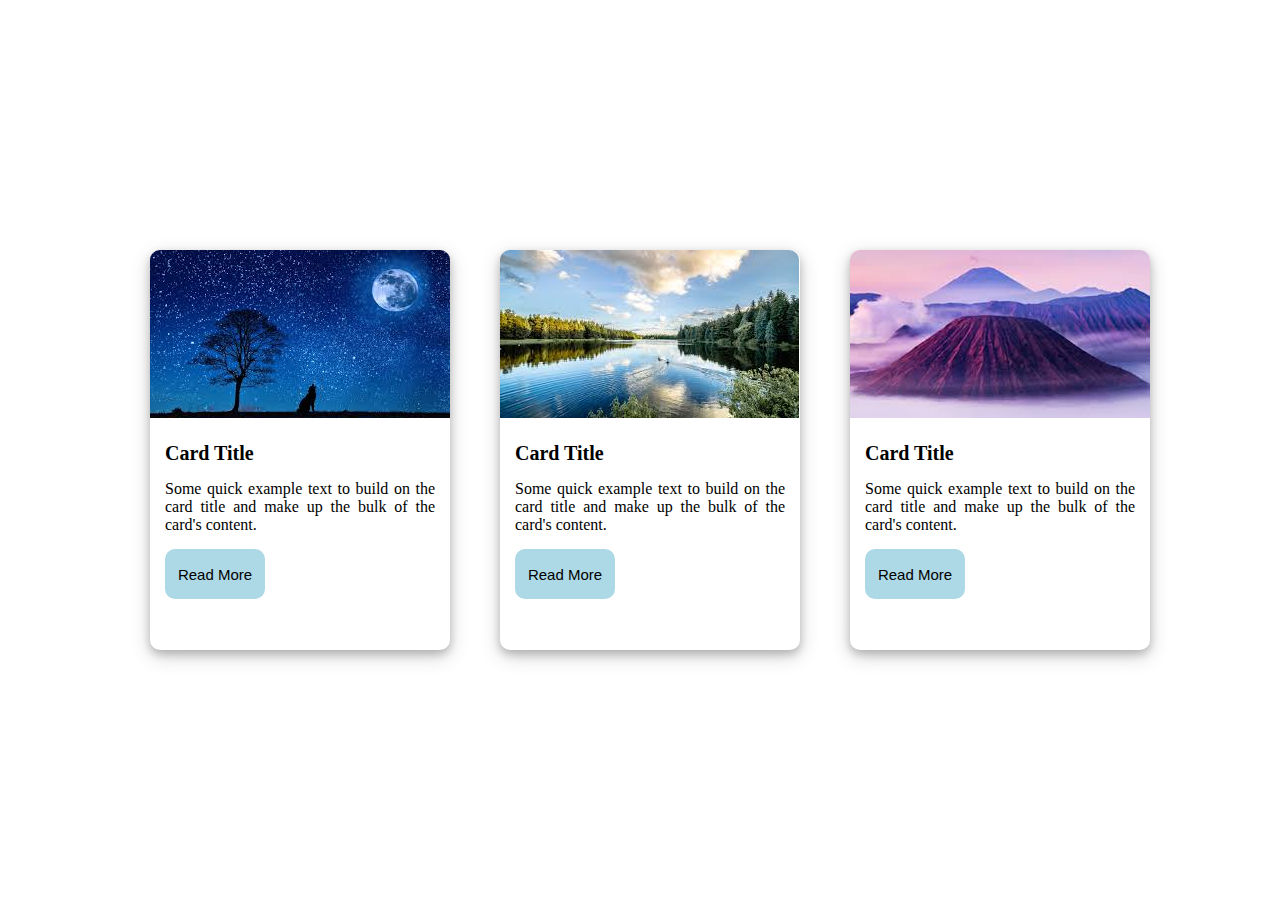
<file: chapter 13/index.html>
<!DOCTYPE html>
<html lang="en">

<head>
    <meta charset="UTF-8">
    <meta name="viewport" content="width=device-width, initial-scale=1.0">
    <title>Assignment Chapter 13</title>
    <style>
        *{
            margin: 0px;
            padding:0px;
        }
        .cover{
            display: flex;
            margin-left:100px ;
            margin-top: 200px;

        }

        .div1 {
            height: 400px;
            width: 300px;
            
            border-radius: 10px;
            margin-top: 50px;
            margin-left: 50px;
           box-shadow:0 4px 8px 0 rgba(0, 0, 0, 0.2), 0 6px 20px 0 rgba(0, 0, 0, 0.19);;

        }
        div h4{
            margin-left: 15px;
            font-size: 20px;
            padding-top: 20px;
        }
        div p{
            text-align: justify;
            margin-left: 15px;
            margin-right: 15px;
            margin-top: 15px;
        }
        div input{
            
            margin-left: 15px;
            background-color:lightblue;
            width: 100px;
            height: 50px;
            border: none ;
            outline: none;
            cursor: pointer;
            margin: 15px;
            border-radius: 10px;
            font-size:15px;
            
            
        }
        div img{
            border-radius: 10px 10px 0px 0px;
        }
       
    </style>
</head>

<body>
    <div class="cover">
    <div class="div1">
        <img src="image/im1.jpg" />
        <div>
          
            <h4>Card Title</h4>
            <p>
                Some quick example text to build on the card title and make up the bulk of the card's content.
            </p>
            <input type="button" name="btn" value="Read More" />
        </div>

    </div>
    <div class="div1">
        <img src="image/im3.jpg" />
        <div>
          
            <h4>Card Title</h4>
            <p>
                Some quick example text to build on the card title and make up the bulk of the card's content.
            </p>
            <input type="button" name="btn" value="Read More" />
        </div>

    </div>
    <div class="div1">
        <img src="image/im2.jpg" />
        <div>
          
            <h4>Card Title</h4>
            <p>
                Some quick example text to build on the card title and make up the bulk of the card's content.
            </p>
            <input type="button" name="btn" value="Read More" />
        </div>

    </div>
    </div>
</body>

</html>
</file>
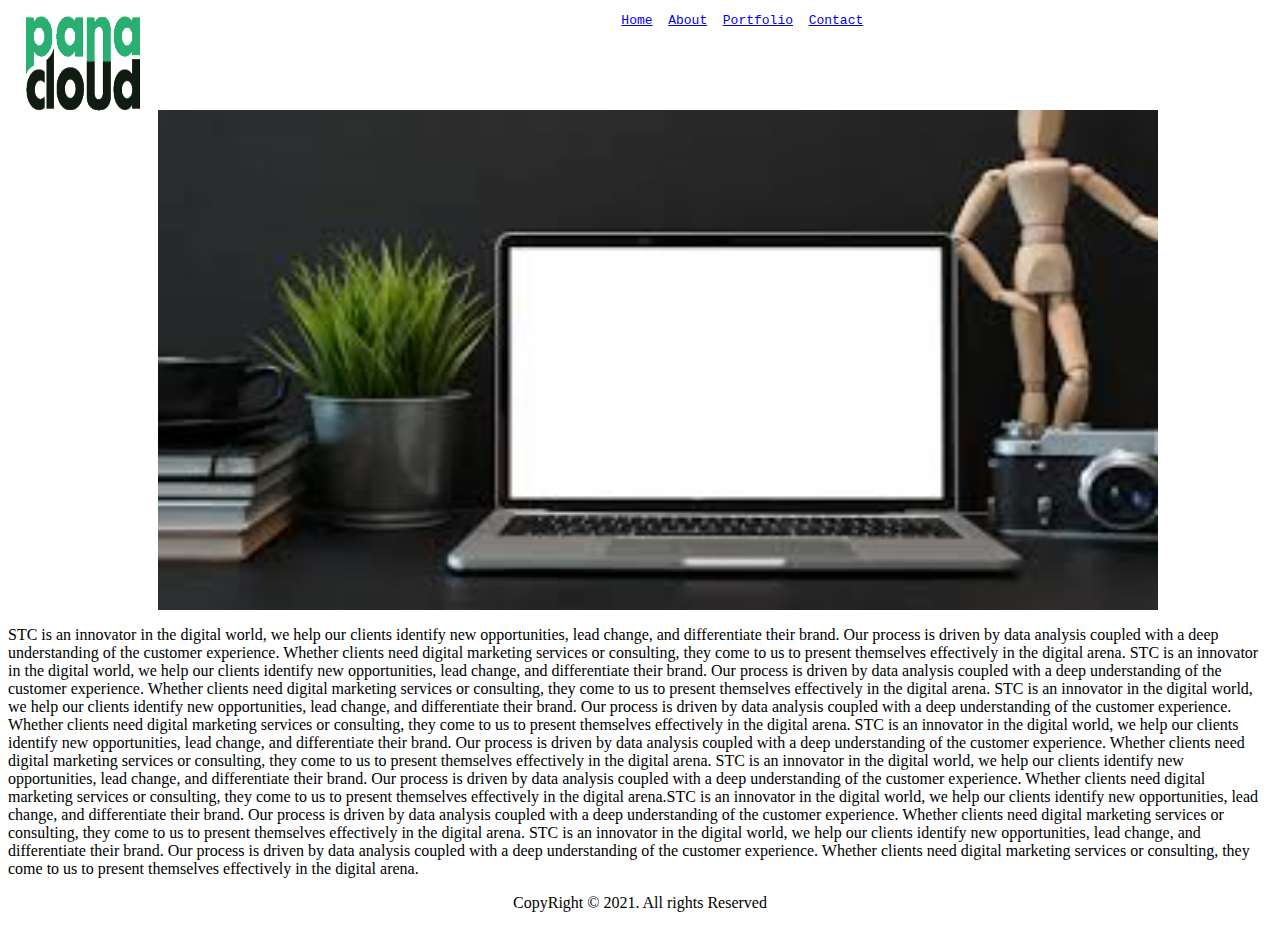
<file: final html project/index.html>
<!DOCTYPE html>
<html lang="en">

<head>
    <meta charset="UTF-8">
    <meta name="viewport" content="width=device-width, initial-scale=1.0">
    <title>Final HTML Project</title>
</head>

<body>

    <div>
        <nav>
            <a href="#"><img src="pics/6.png" height="100" width="150" align="left"> </a>
            <pre align="middle">
        <a href="#">Home</a>  <a href="about.html">About</a>  <a href="portfolio.html">Portfolio</a>  <a href="contact.html">Contact</a> 
       </pre>

        </nav>
    </div>
    <br /><br /><br />
    <div>
        <img src="pics/7.jpg" width="1000" height="500" align="center"></img>
    </div>
    <div>
        <p>
            STC is an innovator in the digital world, we help our clients identify new opportunities, lead change, and
            differentiate their brand. Our process is driven by data analysis coupled with a deep understanding of the
            customer experience. Whether clients need digital marketing services or consulting, they come to us to
            present themselves effectively in the digital arena.
            STC is an innovator in the digital world, we help our clients identify new opportunities, lead change, and
            differentiate their brand. Our process is driven by data analysis coupled with a deep understanding of the
            customer experience. Whether clients need digital marketing services or consulting, they come to us to
            present themselves effectively in the digital arena.
            STC is an innovator in the digital world, we help our clients identify new opportunities, lead change, and
            differentiate their brand. Our process is driven by data analysis coupled with a deep understanding of the
            customer experience. Whether clients need digital marketing services or consulting, they come to us to
            present themselves effectively in the digital arena.
            STC is an innovator in the digital world, we help our clients identify new opportunities, lead change, and
            differentiate their brand. Our process is driven by data analysis coupled with a deep understanding of the
            customer experience. Whether clients need digital marketing services or consulting, they come to us to
            present themselves effectively in the digital arena.
            STC is an innovator in the digital world, we help our clients identify new opportunities, lead change, and
            differentiate their brand. Our process is driven by data analysis coupled with a deep understanding of the
            customer experience. Whether clients need digital marketing services or consulting, they come to us to
            present themselves effectively in the digital arena.STC is an innovator in the digital world, we help our clients identify new opportunities, lead change, and
            differentiate their brand. Our process is driven by data analysis coupled with a deep understanding of the
            customer experience. Whether clients need digital marketing services or consulting, they come to us to
            present themselves effectively in the digital arena.
            STC is an innovator in the digital world, we help our clients identify new opportunities, lead change, and
            differentiate their brand. Our process is driven by data analysis coupled with a deep understanding of the
            customer experience. Whether clients need digital marketing services or consulting, they come to us to
            present themselves effectively in the digital arena.

        </p>
    </div>
    
    <div align="center">
        <p>
            CopyRight &copy; 2021. All rights Reserved
        </p>
    </div>

</body>

</html>
</file>
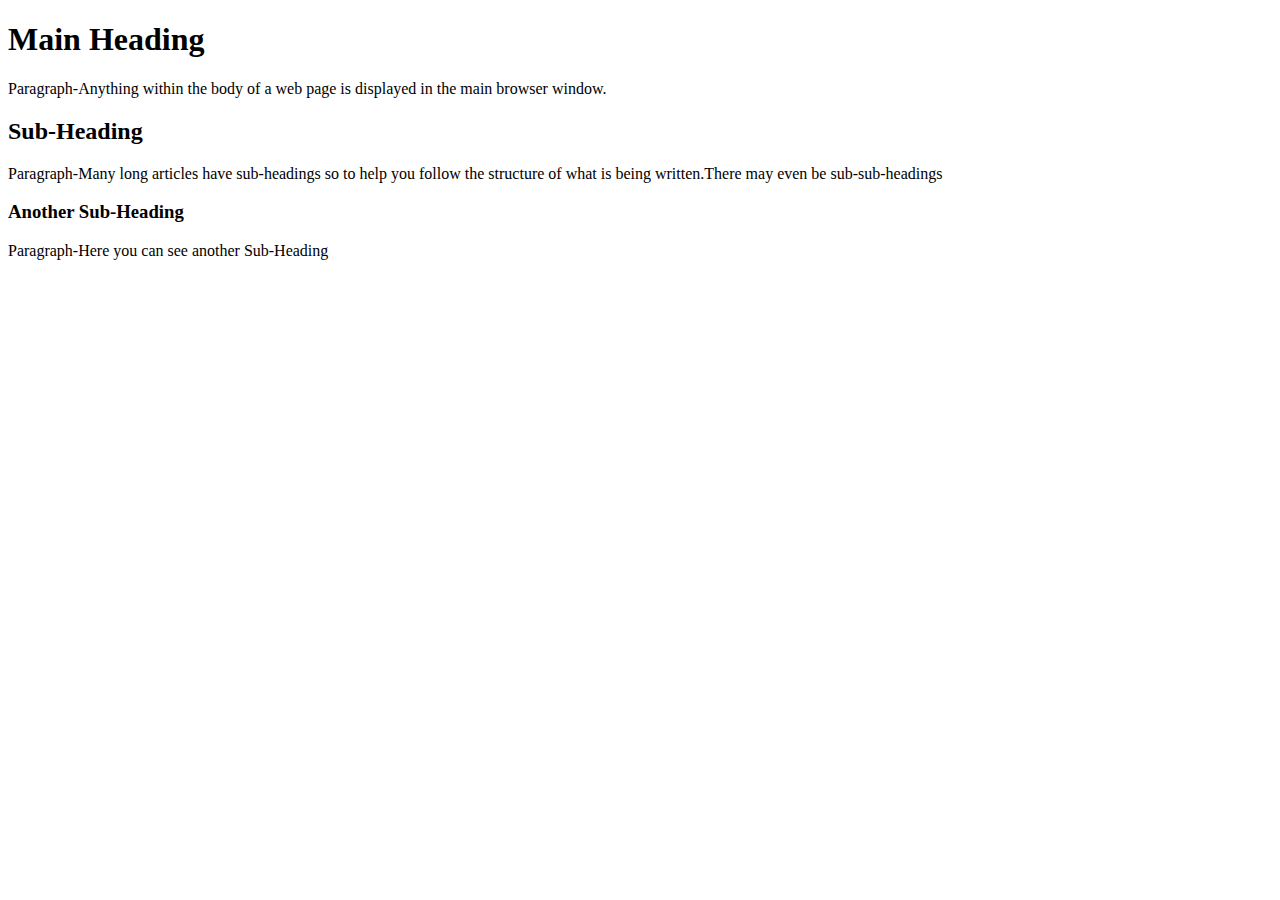
<file: assignment1.html>
<!DOCTYPE html>
<html lang="en">
<head>
    <meta charset="UTF-8">
    <meta name="viewport" content="width=device-width, initial-scale=1.0">
    <title>Assignment No : 01</title>
</head>
<body>
    <!-- Main Heading -->
    <h1>Main Heading</h1>
    <p>Paragraph-Anything within the body of a web page is displayed in the main browser window.</p>
    <h2>Sub-Heading</h2>
    <p>Paragraph-Many long articles have sub-headings so to help you follow the structure of what is being written.There may even be sub-sub-headings</p>
    <h3>Another Sub-Heading</h3>
    <p>Paragraph-Here you can see another Sub-Heading</p>
</body>
</html>
</file>
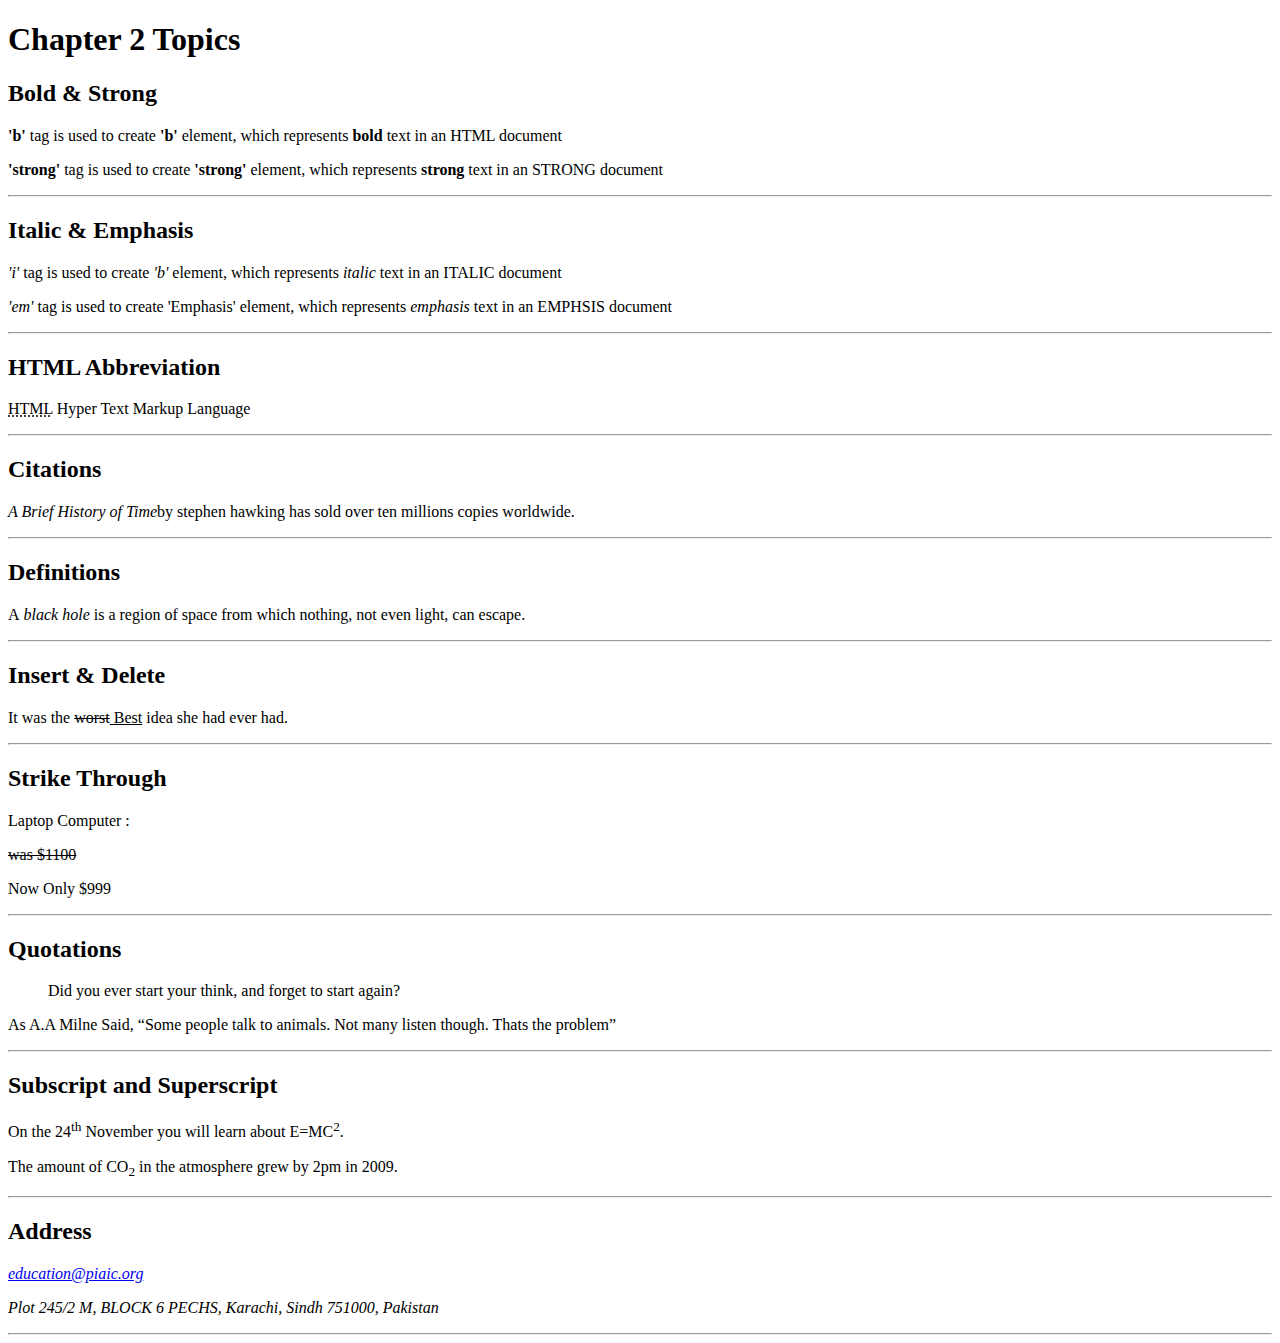
<file: assignment2.html>
<!DOCTYPE html>
<html lang="en">

<head>
    <meta charset="UTF-8">
    <meta name="viewport" content="width=device-width, initial-scale=1.0">
    <title>Chapter2Assignment</title>
</head>

<body>
    <h1>Chapter 2 Topics</h1>
    <h2>Bold & Strong</h2>
    <p><b>'b'</b> tag is used to create <b>'b'</b> element, which represents<b> bold</b> text in an HTML document</p>
    <p><strong>'strong'</strong> tag is used to create <strong>'strong'</strong> element, which represents
        <strong>strong</strong> text in an STRONG document
    </p>
    <hr />
    <h2>Italic & Emphasis</h2>
    <p><i>'i'</i> tag is used to create <i>'b'</i> element, which represents<i> italic</i> text in an ITALIC document
    </p>
    <p><em>'em'</em> tag is used to create <sem>'Emphasis'</em> element, which represents <em>emphasis</em>
            text in an EMPHSIS document</p>
    <hr />

    <h2>HTML Abbreviation</h2>
    <p><abbr title="Hyper Text Markup Language">HTML</abbr> Hyper Text Markup Language </p>
    <hr />

    <h2>Citations</h2>
    <p><cite>A Brief History of Time</cite>by stephen hawking has sold over ten millions copies worldwide.</p>
    <hr />
    <h2>Definitions</h2>
    <p>A<dfn> black hole </dfn> is a region of space from which nothing, not even light, can escape.</p>
    <hr />

    <h2>Insert & Delete</h2>
    <p>It was the <del>worst</del><ins> Best</ins> idea she had ever had.</p>
    <hr />

    <h2>Strike Through</h2>
    <p>Laptop Computer :</p>
    <p><s>was $1100</s></p>
    <p>Now Only $999</p>
    <hr />
    <h2>Quotations</h2>
    <blockquote cite="https://www.wikipedia.org/">
        <p>Did you ever start your think, and forget to start again?</p>
    </blockquote>
    <p>As A.A Milne Said, <q>Some people talk to animals. Not many listen though. Thats the problem</q></p>

    <hr />

    <h2>Subscript and Superscript</h2>
    <p>On the 24<sup>th</sup> November you will learn about E=MC<sup>2</sup>.</p>
    <p>The amount of CO<sub>2</sub> in the atmosphere grew by 2pm in 2009.</p>

    <hr />

    <h2>Address</h2>
    <address>
        <p>
            <a href="mailto:education@piaic.org">education@piaic.org</a>
        </p>
        <p>Plot 245/2 M, BLOCK 6 PECHS, Karachi, Sindh 751000, Pakistan</p>
    </address>
    <hr />
</body>

</html>
</file>
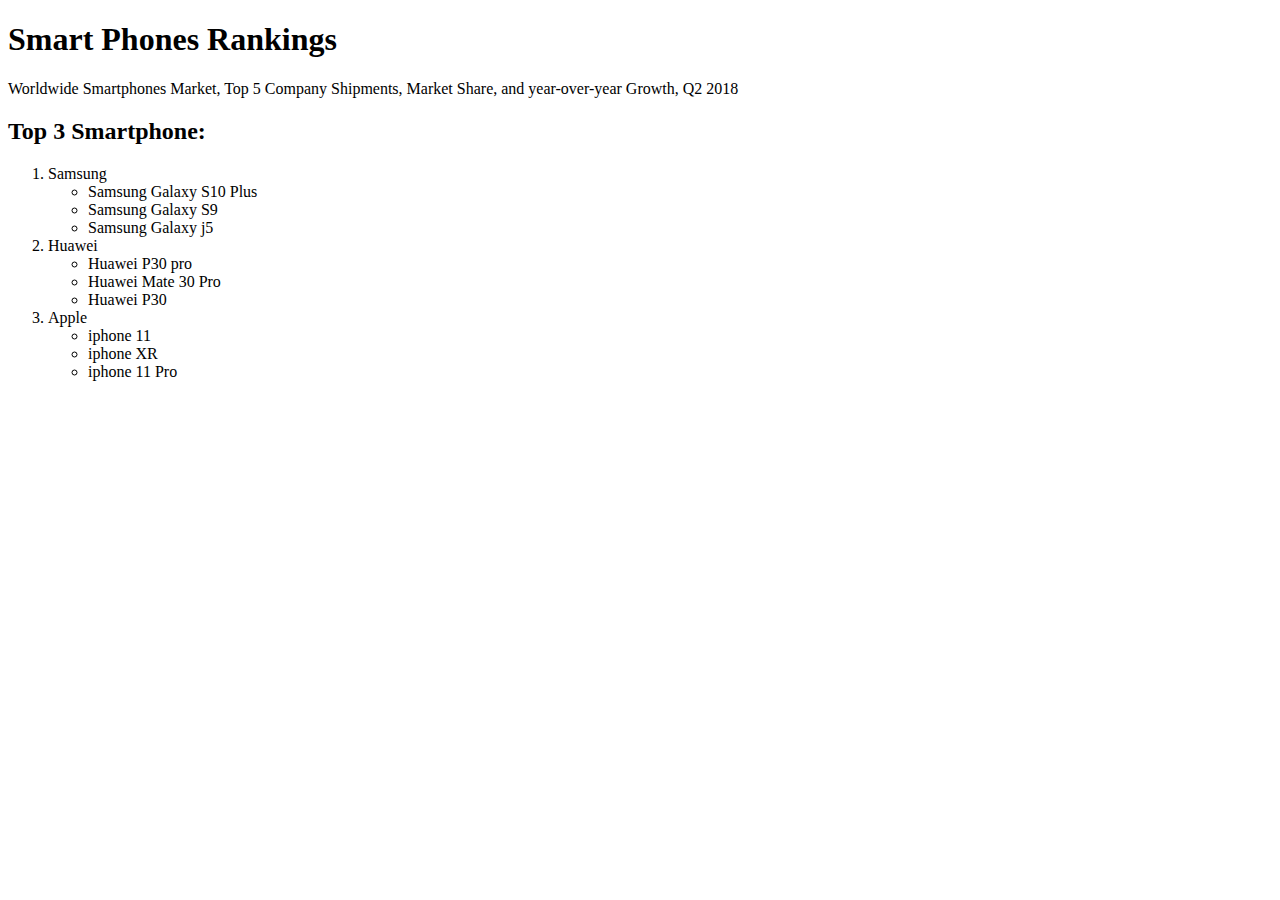
<file: assignment3.html>
<!DOCTYPE html>
<html lang="en">

<head>
    <meta charset="UTF-8">
    <meta name="viewport" content="width=device-width, initial-scale=1.0">
    <title>Assignment No: 03</title>
</head>

<body>
    <h1>Smart Phones Rankings</h1>
    <p>Worldwide Smartphones Market, Top 5 Company Shipments, Market Share, and year-over-year Growth, Q2 2018</p>
<h2>Top 3 Smartphone:</h2>
<ol type="1">
    <li>Samsung</li>
    <ul>
        <li>Samsung Galaxy S10 Plus</li>
        <li>Samsung Galaxy S9</li>
        <li>Samsung Galaxy j5</li>
    </ul>
    <li>Huawei</li>
    <ul>
        <li>Huawei P30 pro</li>
        <li>Huawei Mate 30 Pro</li>
        <li>Huawei P30</li>
    </ul>
    <li>Apple</li>
    <ul>
        <li>iphone 11</li>
        <li>iphone XR</li>
        <li>iphone 11 Pro</li>
    </ul>
</ol>
</body>
</html>
</file>
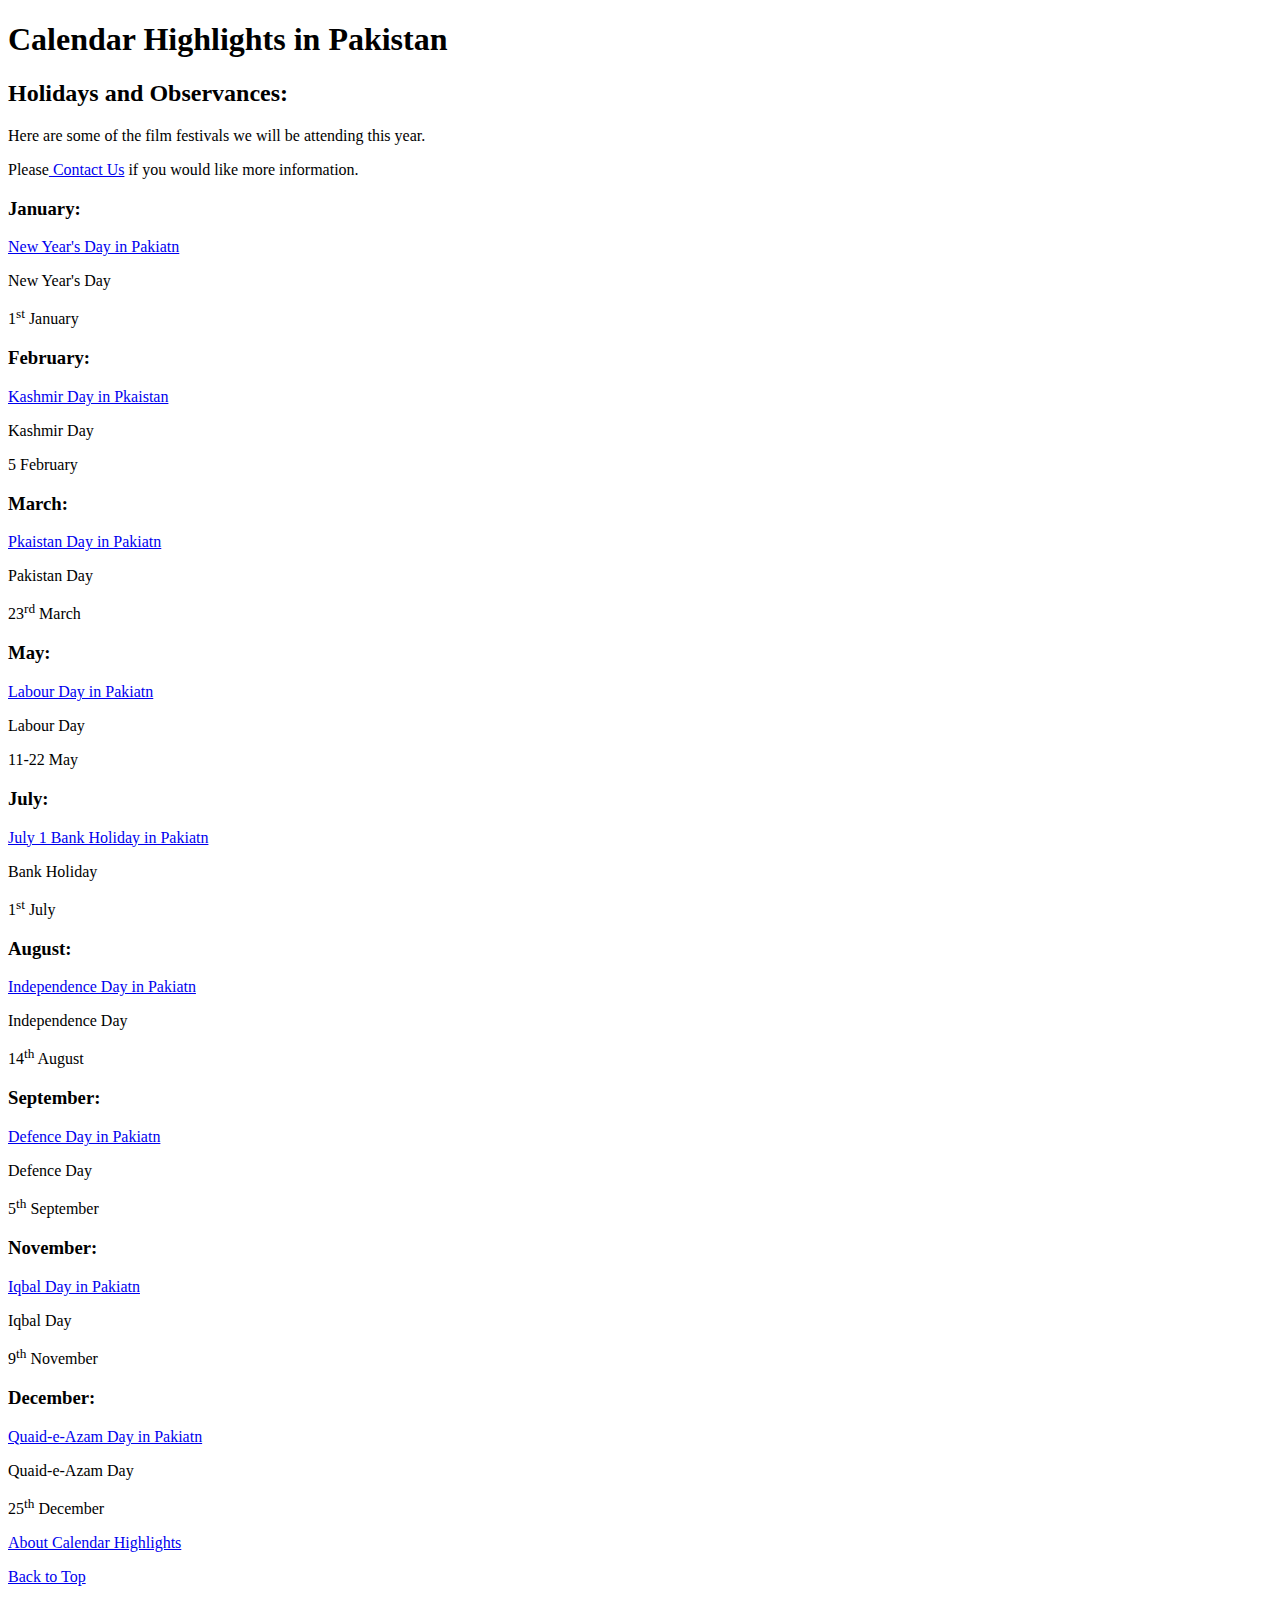
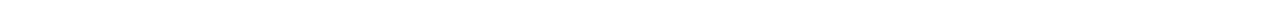
<file: assignment4a.html>
<!DOCTYPE html>
<html lang="en">

<head>
    <meta charset="UTF-8">
    <meta name="viewport" content="width=device-width, initial-scale=1.0">
    <title>Assignment No : 04 a</title>
</head>

<body bg-color="red">
    <h1 id="top">Calendar Highlights in Pakistan</h1>
    <h2>Holidays and Observances:</h2>
    <p>Here are some of the film festivals we will be attending this year. </p>
    <p>Please<a href="#"> Contact Us</a> if you would like more information.</p>
    <h3>January:</h3>
    <p><a href="#">New Year's Day in Pakiatn</a></p>
    <p>New Year's Day</p>
    <p>1<sup>st</sup> January</p>

    <h3>February:</h3>
    <p><a href="#">Kashmir Day in Pkaistan</a></p>
    <p>Kashmir Day</p>
    <p>5 February</p>

    <h3>March:</h3>
    <p><a href="#">Pkaistan Day in Pakiatn</a></p>
    <p>Pakistan Day</p>
    <p>23<sup>rd</sup> March</p>


    <h3>May:</h3>
    <p><a href="#">Labour Day in Pakiatn</a></p>
    <p>Labour Day</p>
    <p>11-22 May</p>

    <h3>July:</h3>
    <p><a href="#">July 1 Bank Holiday in Pakiatn</a></p>
    <p>Bank Holiday</p>
    <p>1<sup>st</sup> July</p>


    <h3>August:</h3>
    <p><a href="#">Independence Day in Pakiatn</a></p>
    <p>Independence Day</p>
    <p>14<sup>th</sup> August</p>

    <h3>September:</h3>
    <p><a href="#">Defence Day in Pakiatn</a></p>
    <p>Defence Day</p>
    <p>5<sup>th</sup> September</p>

    <h3>November:</h3>
    <p><a href="#">Iqbal Day in Pakiatn</a></p>
    <p>Iqbal Day</p>
    <p>9<sup>th</sup> November</p>

    <h3>December:</h3>
    <p><a href="#">Quaid-e-Azam Day in Pakiatn</a></p>
    <p>Quaid-e-Azam Day</p>
    <p>25<sup>th</sup> December</p>
    
    <p><a href="#">About Calendar Highlights</a></p>
    <p><a href="#top">Back to Top</a></p>

</body>

</html>
</file>
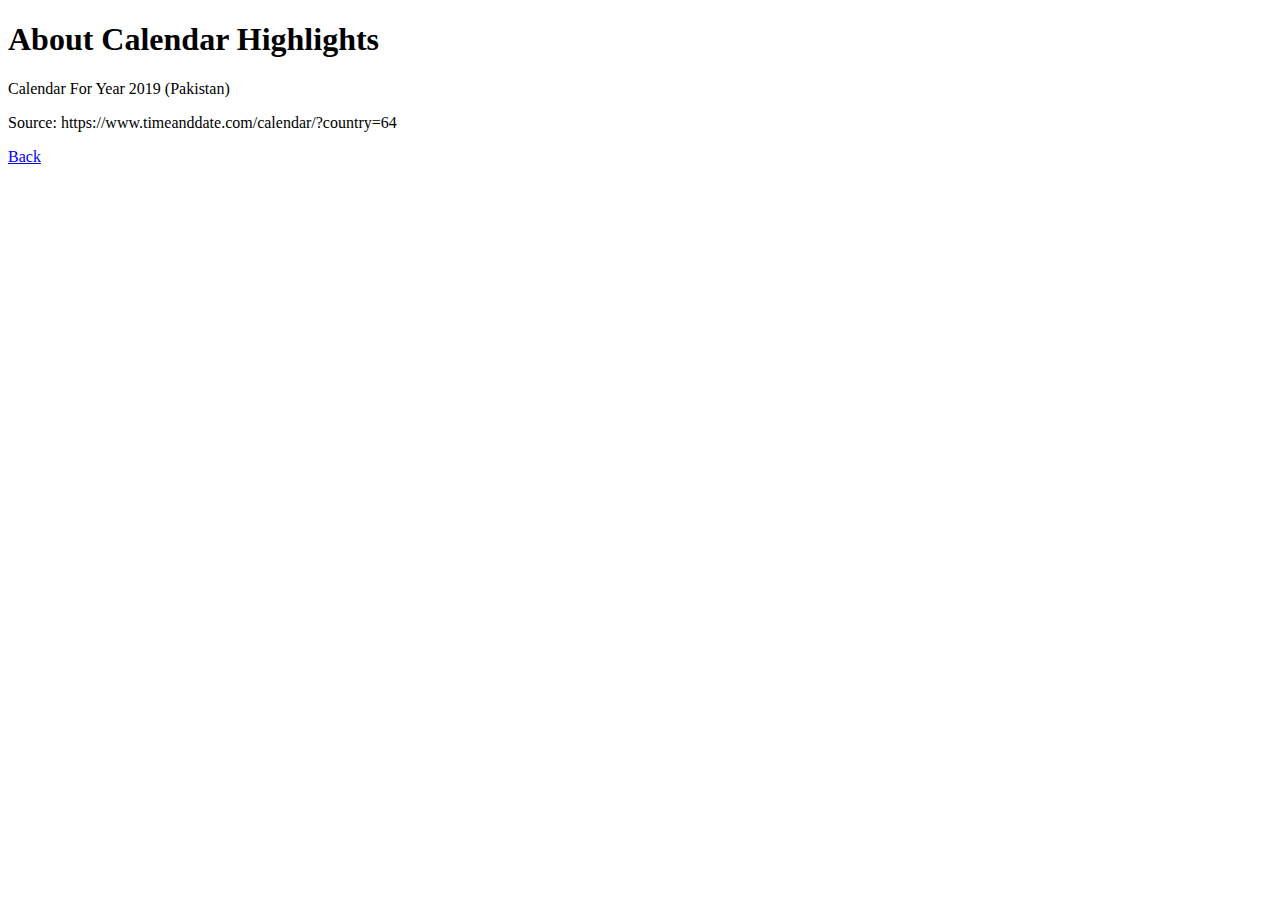
<file: assignment4b.html>
<!DOCTYPE html>
<html lang="en">
<head>
    <meta charset="UTF-8">
    <meta name="viewport" content="width=device-width, initial-scale=1.0">
    <title>Assignment No : 04 b</title>
</head>
<body>
    <h1>About Calendar Highlights</h1>
    <p>Calendar For Year 2019 (Pakistan)</p>
    <p>Source: https://www.timeanddate.com/calendar/?country=64</p>
    <p><a href="assignment4a.html">Back</a></p>
</body>
</html>
</file>
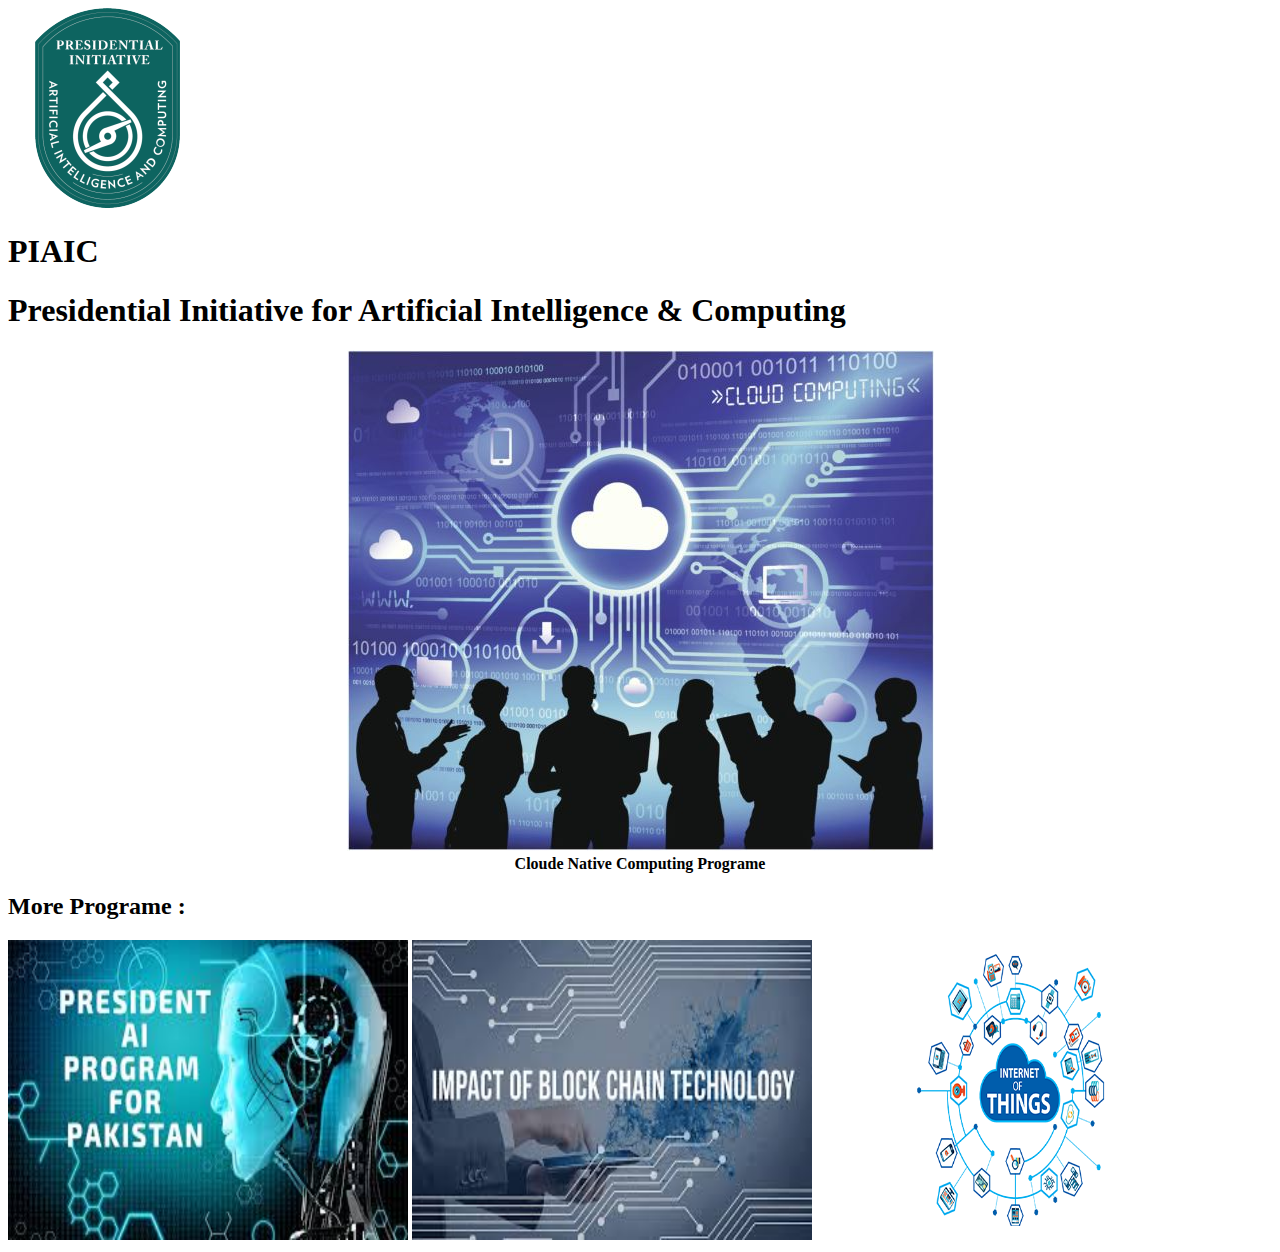
<file: assignment5.html>
<!DOCTYPE html>
<html lang="en">
<head>
    <meta charset="UTF-8">
    <meta name="viewport" content="width=device-width, initial-scale=1.0">
    <title>Assignment No : 05</title>
</head>
<body>
    <img src="image/img1.png" title="PIAIC"></img>
    <h1><b>PIAIC</b></h1>
    <p><h1>Presidential Initiative for Artificial Intelligence & Computing</h1></p>
    <figure align="center">
    <img src="image/img2.JPG" alt="Cloude Native Computing" title="Cloude Native Computing" ></img>
    <figcaption><b>Cloude Native Computing Programe</b></figcaption>
    </figure>

    <h2>More Programe :</h2>
    <img src="image/img3.jpg" alt="Artificial Intelligence" height="300" width="400" title="Artificial Intelligence"></img>
    <img src="image/img4.jpg" alt="Blockchain" height="300" width="400" title="Blockchain"></img>
    <img src="image/img5.png" alt="Internet of Thing" height="300" width="400" title="Internet of Thing"></img>


    
</body>
</html>
</file>
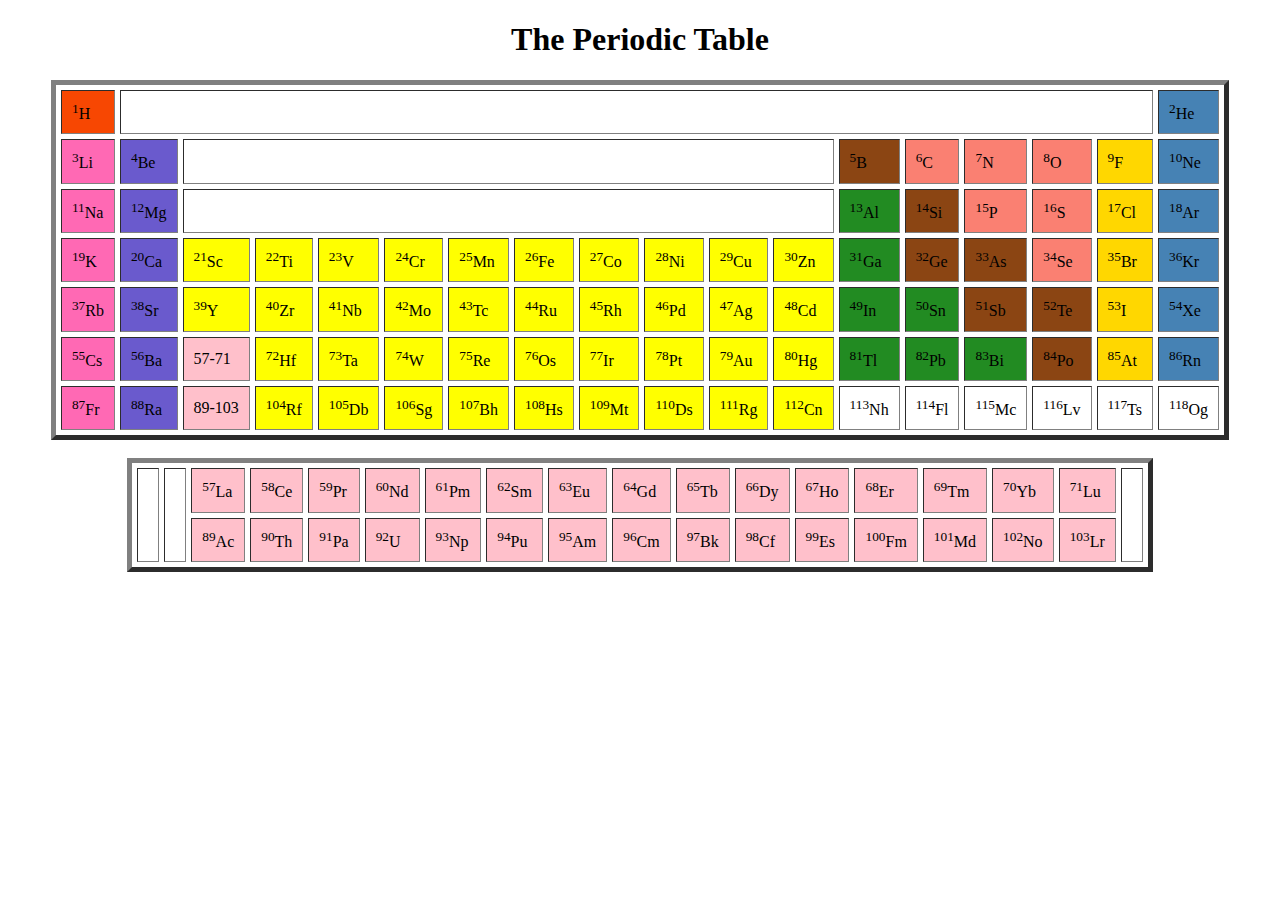
<file: assignment6.html>
<!DOCTYPE html>
<html lang="en">

<head>
    <meta charset="UTF-8">
    <meta name="viewport" content="width=device-width, initial-scale=1.0">
    <title>Assignment No : 06</title>
</head>

<body>
    <div>
        <h1 align="center">The Periodic Table</h1>
        <table border="5" align="center"  cellpadding="10" cellspacing="5">
            <tr>
                <td bgcolor="#f74702"><sup>1</sup>H</td>
                <td colspan="16"></td>
                <td bgcolor="#4682B4"><sup>2</sup>He</td>
            </tr>
            <tr>
                <td bgcolor="#FF69B4"><sup>3</sup>Li</td>
                <td bgcolor="#6A5ACD"><sup>4</sup>Be</td>
                <td colspan="10"></td>
                <td bgcolor="#8B4513"><sup>5</sup>B</td>
                <td bgcolor="#FA8072"><sup>6</sup>C</td>
                <td bgcolor="#FA8072"><sup>7</sup>N</td>
                <td bgcolor="#FA8072"><sup>8</sup>O</td>
                <td bgcolor="#FFD700"><sup>9</sup>F</td>
                <td bgcolor="#4682B4"><sup>10</sup>Ne</td>
            </tr>
            <tr>
                <td bgcolor="#FF69B4"><sup>11</sup>Na</td>
                <td bgcolor="#6A5ACD"><sup>12</sup>Mg</td>
                <td colspan="10"></td>
                <td bgcolor="#228B22"><sup>13</sup>Al</td>
                <td bgcolor="#8B4513"><sup>14</sup>Si</td>
                <td bgcolor="#FA8072"><sup>15</sup>P</td>
                <td bgcolor="#FA8072"><sup>16</sup>S</td>
                <td bgcolor="#FFD700"><sup>17</sup>Cl</td>
                <td bgcolor="#4682B4"><sup>18</sup>Ar</td>
            </tr>
            <tr>
                <td bgcolor="#FF69B4"><sup>19</sup>K</td>
                <td bgcolor="#6A5ACD"><sup>20</sup>Ca</td>
                <td bgcolor="#FFFF00"><sup>21</sup>Sc</td>
                <td bgcolor="#FFFF00"><sup>22</sup>Ti</td>
                <td bgcolor="#FFFF00"><sup>23</sup>V</td>
                <td bgcolor="#FFFF00"><sup>24</sup>Cr</td>
                <td bgcolor="#FFFF00"><sup>25</sup>Mn</td>
                <td bgcolor="#FFFF00"><sup>26</sup>Fe</td>
                <td bgcolor="#FFFF00"><sup>27</sup>Co</td>
                <td bgcolor="#FFFF00"><sup>28</sup>Ni</td>
                <td bgcolor="#FFFF00"><sup>29</sup>Cu</td>
                <td bgcolor="#FFFF00"><sup>30</sup>Zn</td>
                <td bgcolor="#228B22"><sup>31</sup>Ga</td>
                <td bgcolor="#8B4513"><sup>32</sup>Ge</td>
                <td bgcolor="#8B4513"><sup>33</sup>As</td>
                <td bgcolor="#FA8072"><sup>34</sup>Se</td>
                <td bgcolor="#FFD700"><sup>35</sup>Br</td>
                <td bgcolor="#4682B4"><sup>36</sup>Kr</td>
            </tr>
            <tr>
                <td bgcolor="#FF69B4"><sup>37</sup>Rb</td>
                <td bgcolor="#6A5ACD"><sup>38</sup>Sr</td>
                <td bgcolor="#FFFF00"><sup>39</sup>Y</td>
                <td bgcolor="#FFFF00"><sup>40</sup>Zr</td>
                <td bgcolor="#FFFF00"><sup>41</sup>Nb</td>
                <td bgcolor="#FFFF00"><sup>42</sup>Mo</td>
                <td bgcolor="#FFFF00"><sup>43</sup>Tc</td>
                <td bgcolor="#FFFF00"><sup>44</sup>Ru</td>
                <td bgcolor="#FFFF00"><sup>45</sup>Rh</td>
                <td bgcolor="#FFFF00"><sup>46</sup>Pd</td>
                <td bgcolor="#FFFF00"><sup>47</sup>Ag</td>
                <td bgcolor="#FFFF00"><sup>48</sup>Cd</td>
                <td bgcolor="#228B22"><sup>49</sup>In</td>
                <td bgcolor="#228B22"><sup>50</sup>Sn</td>
                <td bgcolor="#8B4513"><sup>51</sup>Sb</td>
                <td bgcolor="#8B4513"><sup>52</sup>Te</td>
                <td bgcolor="#FFD700"><sup>53</sup>I</td>
                <td bgcolor="#4682B4"><sup>54</sup>Xe</td>
            </tr>
            <tr>
                <td bgcolor="#FF69B4"><sup>55</sup>Cs</td>
                <td bgcolor="#6A5ACD"><sup>56</sup>Ba</td>
                <td bgcolor="#FFC0CB">57-71</td>
                <td bgcolor="#FFFF00"><sup>72</sup>Hf</td>
                <td bgcolor="#FFFF00"><sup>73</sup>Ta</td>
                <td bgcolor="#FFFF00"><sup>74</sup>W</td>
                <td bgcolor="#FFFF00"><sup>75</sup>Re</td>
                <td bgcolor="#FFFF00"><sup>76</sup>Os</td>
                <td bgcolor="#FFFF00"><sup>77</sup>Ir</td>
                <td bgcolor="#FFFF00"><sup>78</sup>Pt</td>
                <td bgcolor="#FFFF00"><sup>79</sup>Au</td>
                <td bgcolor="#FFFF00"><sup>80</sup>Hg</td>
                <td bgcolor="#228B22"><sup>81</sup>Tl</td>
                <td bgcolor="#228B22"><sup>82</sup>Pb</td>
                <td bgcolor="#228B22"><sup>83</sup>Bi</td>
                <td bgcolor="#8B4513"><sup>84</sup>Po</td>
                <td bgcolor="#FFD700"><sup>85</sup>At</td>
                <td bgcolor="#4682B4"><sup>86</sup>Rn</td>
            </tr>
            <tr>
                <td bgcolor="#FF69B4"><sup>87</sup>Fr</td>
                <td bgcolor="#6A5ACD"><sup>88</sup>Ra</td>
                <td bgcolor="#FFC0CB">89-103</td>
                <td bgcolor="#FFFF00"><sup>104</sup>Rf</td>
                <td bgcolor="#FFFF00"><sup>105</sup>Db</td>
                <td bgcolor="#FFFF00"><sup>106</sup>Sg</td>
                <td bgcolor="#FFFF00"><sup>107</sup>Bh</td>
                <td bgcolor="#FFFF00"><sup>108</sup>Hs</td>
                <td bgcolor="#FFFF00"><sup>109</sup>Mt</td>
                <td bgcolor="#FFFF00"><sup>110</sup>Ds</td>
                <td bgcolor="#FFFF00"><sup>111</sup>Rg</td>
                <td bgcolor="#FFFF00"><sup>112</sup>Cn</td>
                <td><sup>113</sup>Nh</td>
                <td><sup>114</sup>Fl</td>
                <td><sup>115</sup>Mc</td>
                <td><sup>116</sup>Lv</td>
                <td><sup>117</sup>Ts</td>
                <td><sup>118</sup>Og</td>
            </tr>
        </table>
        <br />

        <table border="5" align="center" cellpadding="10" cellspacing="5">
            <tr>
                <td rowspan="2"><sup></sup></td>
                <td rowspan="2"><sup></sup></td>
                <td bgcolor="#FFC0CB"><sup>57</sup>La</td>
                <td bgcolor="#FFC0CB"><sup>58</sup>Ce</td>
                <td bgcolor="#FFC0CB"><sup>59</sup>Pr</td>
                <td bgcolor="#FFC0CB"><sup>60</sup>Nd</td>
                <td bgcolor="#FFC0CB"><sup>61</sup>Pm</td>
                <td bgcolor="#FFC0CB"><sup>62</sup>Sm</td>
                <td bgcolor="#FFC0CB"><sup>63</sup>Eu</td>
                <td bgcolor="#FFC0CB"><sup>64</sup>Gd</td>
                <td bgcolor="#FFC0CB"><sup>65</sup>Tb</td>
                <td bgcolor="#FFC0CB"><sup>66</sup>Dy</td>
                <td bgcolor="#FFC0CB"><sup>67</sup>Ho</td>
                <td bgcolor="#FFC0CB"><sup>68</sup>Er</td>
                <td bgcolor="#FFC0CB"><sup>69</sup>Tm</td>
                <td bgcolor="#FFC0CB"><sup>70</sup>Yb</td>
                <td bgcolor="#FFC0CB"><sup>71</sup>Lu</td>
                <td rowspan="2"><sup></sup></td>
            </tr>
            <tr>
                <td bgcolor="#FFC0CB"><sup>89</sup>Ac</td>
                <td bgcolor="#FFC0CB"><sup>90</sup>Th</td>
                <td bgcolor="#FFC0CB"><sup>91</sup>Pa</td>
                <td bgcolor="#FFC0CB"><sup>92</sup>U</td>
                <td bgcolor="#FFC0CB"><sup>93</sup>Np</td>
                <td bgcolor="#FFC0CB"><sup>94</sup>Pu</td>
                <td bgcolor="#FFC0CB"><sup>95</sup>Am</td>
                <td bgcolor="#FFC0CB"><sup>96</sup>Cm</td>
                <td bgcolor="#FFC0CB"><sup>97</sup>Bk</td>
                <td bgcolor="#FFC0CB"><sup>98</sup>Cf</td>
                <td bgcolor="#FFC0CB"><sup>99</sup>Es</td>
                <td bgcolor="#FFC0CB"><sup>100</sup>Fm</td>
                <td bgcolor="#FFC0CB"><sup>101</sup>Md</td>
                <td bgcolor="#FFC0CB"><sup>102</sup>No</td>
                <td bgcolor="#FFC0CB"><sup>103</sup>Lr</td>
                
                
            </tr>
        </table>
    </div>

</body>

</html>
</file>
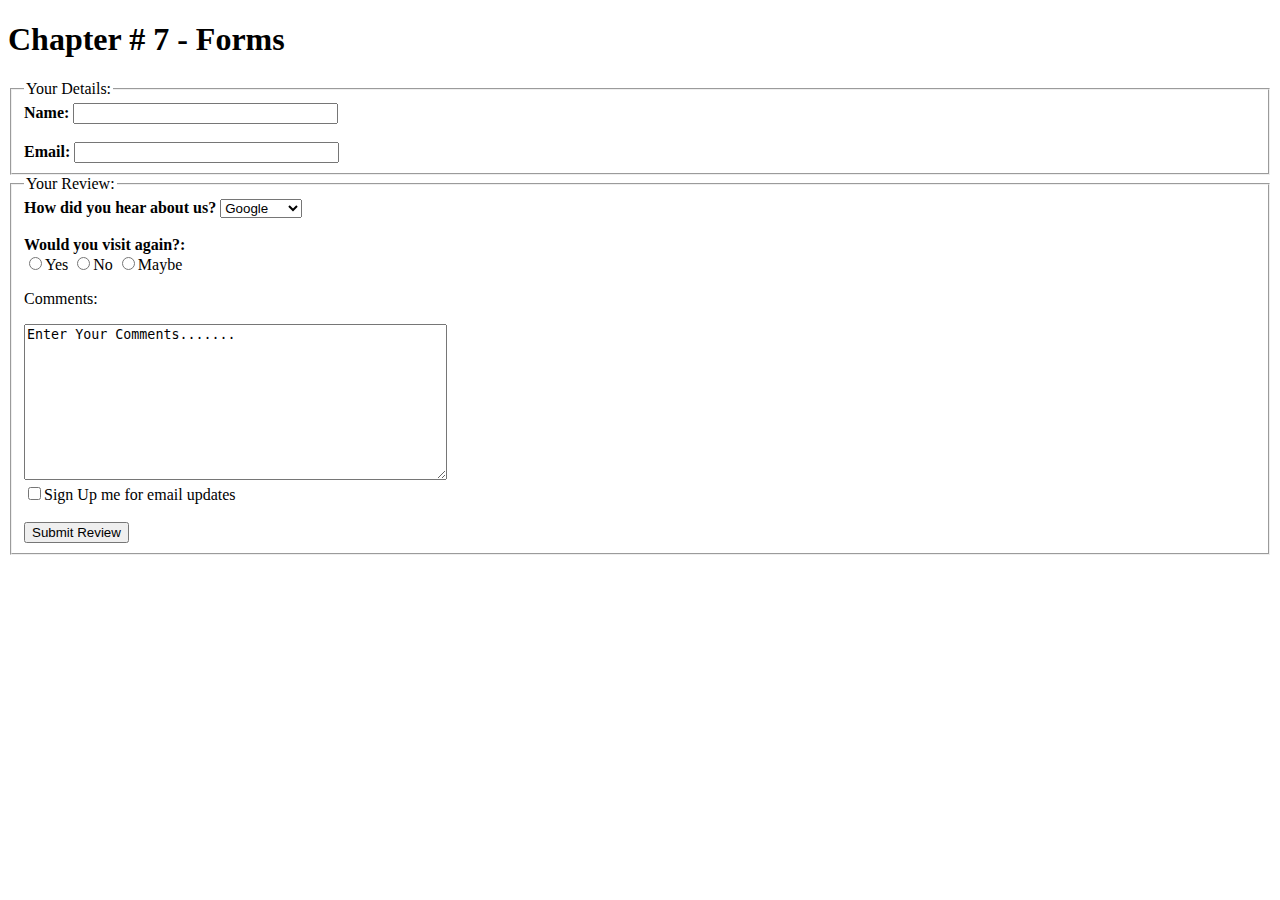
<file: assignment7.html>
<!DOCTYPE html>
<html lang="en">

<head>
    <meta charset="UTF-8">
    <meta name="viewport" content="width=device-width, initial-scale=1.0">
    <title>Assignment No : 07</title>
</head>

<body>
    <h1>Chapter # 7 - Forms</h1>
    <form>
        <fieldset>
            <legend>
                Your Details:
            </legend>
            <label><strong>Name:</strong>

                <input type="text" name="name" size="30" maxlength="30" />
            </label>
            <br />
            <br />
            <label><strong>Email:</strong>
                <input type="email" name="email" size="30" maxlength="30" />
            </label>
        </fieldset>

        <fieldset>
            <legend>
                Your Review:
            </legend>
            <label><strong>How did you hear about us?</strong>
                <select name="social media">
                    <option value="Google">Google</option>
                    <option value="Facebook">Facebook</option>
                    <option value="Youtube">Youtube</option>
                    <option value="Instagram">Instagram</option>
                    <option value="Twitter">Twitter</option>
                </select>

            </label>
            <br />
            <br />
            <label><strong>Would you visit again?:</strong>
                <br />
                <input type="radio" name="visit" value="yes" />Yes
                <input type="radio" name="visit" value="no" />No
                <input type="radio" name="visit" value="maybe" />Maybe
            </label>
            <br />

            <p>Comments:</p>
            <textarea name="comments" rows="10" cols="50">
Enter Your Comments.......
            </textarea>
            <br />
            <input type="checkbox" name="signup" value="signuUp" />Sign Up me for email updates
            <br /><br />
            <input type="submit" name="submit" value="Submit Review" />

        </fieldset>
    </form>
</body>

</html>
</file>
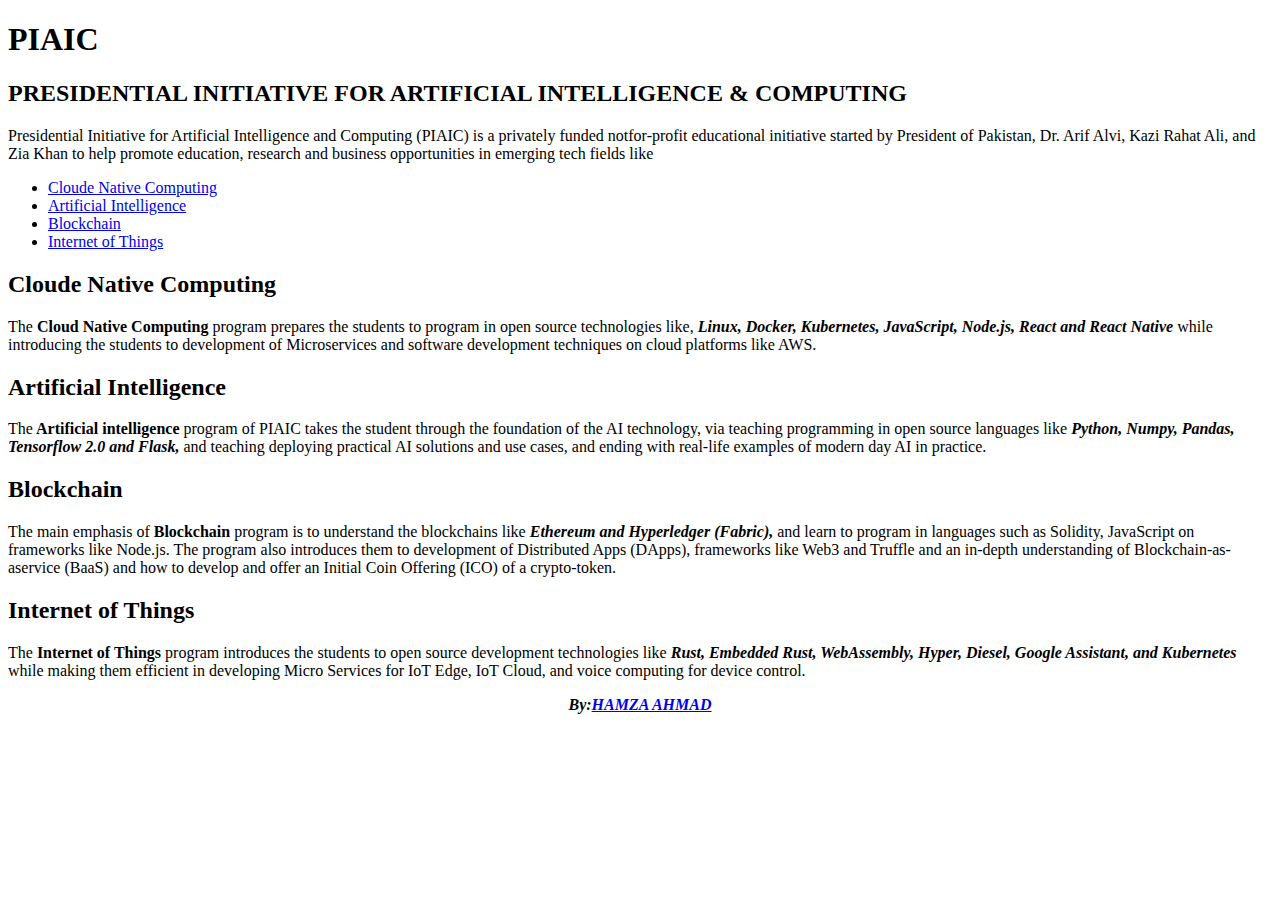
<file: assinmentCh_11_12.html>
<!DOCTYPE html>
<html lang="en">

<head>
    <meta charset="UTF-8">
    <meta name="viewport" content="width=device-width, initial-scale=1.0">
    <title>assinmentCh_11_12</title>
</head>

<body>
    <h1><strong>PIAIC</strong></h1>
    <h2><strong>PRESIDENTIAL INITIATIVE FOR ARTIFICIAL INTELLIGENCE & COMPUTING</strong></h2>
    <p>
        Presidential Initiative for Artificial Intelligence and Computing (PIAIC) is a privately funded notfor-profit
        educational initiative started by President of Pakistan, Dr. Arif Alvi, Kazi Rahat Ali, and
        Zia Khan to help promote education, research and business opportunities in emerging tech
        fields like
    </p>
    <ul>
        <li><a href=#cnc>Cloude Native Computing</a></li>
        <li><a href="#ai">Artificial Intelligence</a></li>
        <li><a href="#bc">Blockchain</a></li>
        <li><a href="#iot">Internet of Things</a></li>

    </ul>
    <h2 id="cnc"><strong>C</strong>loude Native Computing</h2>
    <p>
        The <strong>Cloud Native Computing</strong> program prepares the students to program in open source
        technologies like,<strong><i> Linux, Docker, Kubernetes, JavaScript, Node.js, React and React Native</i></strong>
        while introducing the students to development of Microservices and software development
        techniques on cloud platforms like AWS.
    </p>
    <h2 id="ai"><strong>A</strong>rtificial Intelligence</h2>
    <p>
        The<strong> Artificial intelligence</strong> program of PIAIC takes the student through the foundation of the AI
        technology, via teaching programming in open source languages like <strong><i>Python, Numpy, Pandas,
            Tensorflow 2.0 and Flask,</i></strong> and teaching deploying practical AI solutions and use cases, and
        ending with real-life examples of modern day AI in practice.
    </p>
    <h2 id="bc"><strong>B</strong>lockchain</h2>
    <p>
        The main emphasis of <strong>Blockchain</strong> program is to understand the blockchains like <strong><i>Ethereum
            and Hyperledger (Fabric),</i></strong> and learn to program in languages such as Solidity, JavaScript on
        frameworks like Node.js. The program also introduces them to development of Distributed Apps
        (DApps), frameworks like Web3 and Truffle and an in-depth understanding of Blockchain-as-aservice (BaaS) and how
        to develop and offer an Initial Coin Offering (ICO) of a crypto-token.
    </p>
    <h2 id="iot"><strong>I</strong>nternet of Things</h2>
    <p>
        The <strong>Internet of Things</strong> program introduces the students to open source development
        technologies like <strong><i>Rust, Embedded Rust, WebAssembly, Hyper, Diesel, Google Assistant,
            and Kubernetes</i></strong> while making them efficient in developing Micro Services for IoT Edge, IoT
        Cloud, and voice computing for device control.
    </p>
    <div align="center">
        <p>
            <b><i>By:<a href="#top">HAMZA AHMAD</a></i></b>
        </p>
    </div>
</body>

</html>
</file>
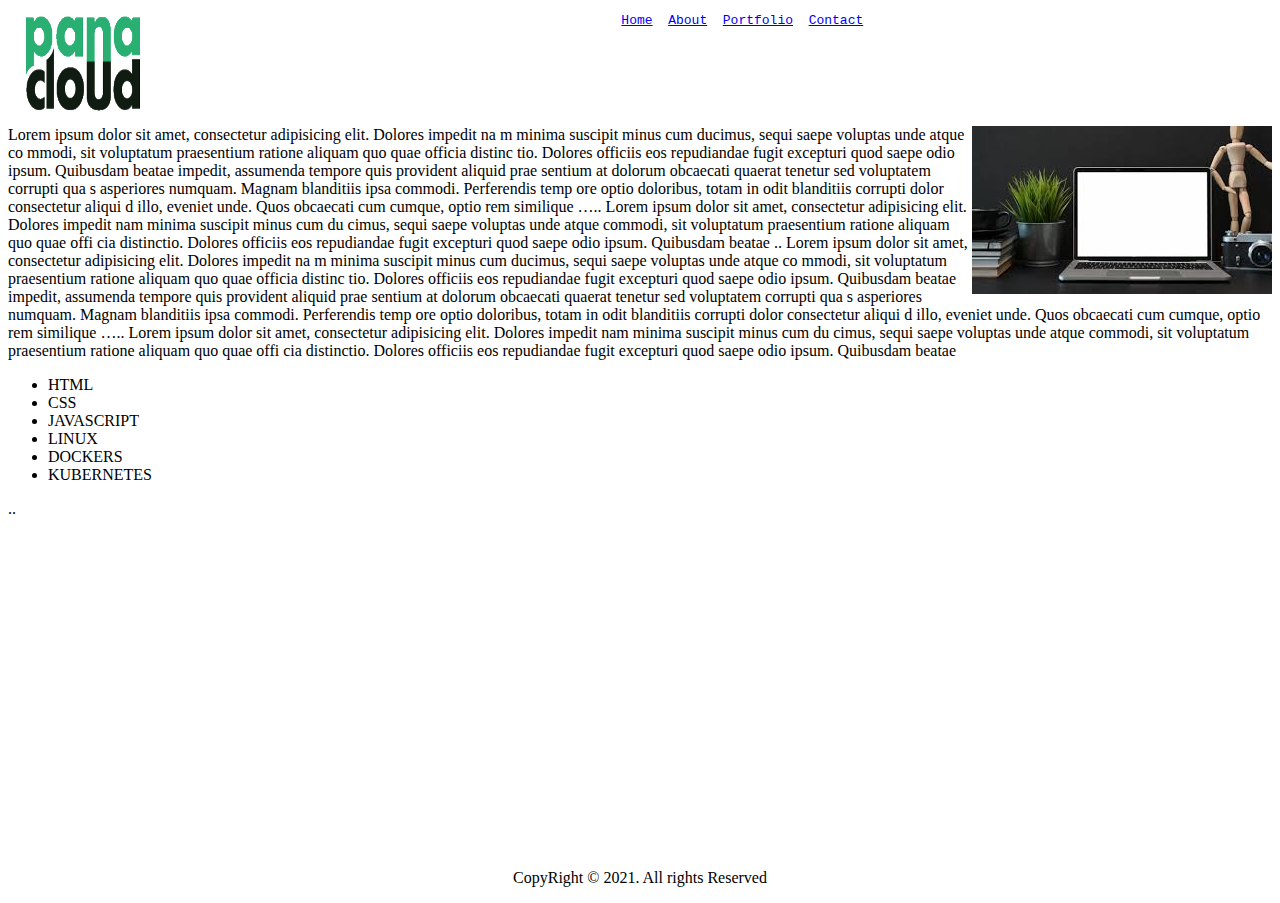
<file: final html project/about.html>
<!DOCTYPE html>
<html lang="en">

<head>
    <meta charset="UTF-8">
    <meta name="viewport" content="width=device-width, initial-scale=1.0">
    <title>About</title>
</head>

<body>

    <div>
        <nav>
            <a href="#"><img src="pics/6.png" height="100" width="150" align="left"> </a>
            <pre align="middle">
        <a href="index.html">Home</a>  <a href="about.html">About</a>  <a href="portfolio.html">Portfolio</a>  <a href="contact.html">Contact</a> 
       </pre>

        </nav>
    </div>
    <br /><br /><br />
    <div>
        <p> <img src="pics/7.jpg" align="right">
            Lorem ipsum dolor sit amet, consectetur adipisicing elit. Dolores impedit na
            m minima suscipit minus cum ducimus, sequi saepe voluptas unde atque co
            mmodi, sit voluptatum praesentium ratione aliquam quo quae officia distinc
            tio. Dolores officiis eos repudiandae fugit excepturi quod saepe odio ipsum.
            Quibusdam beatae impedit, assumenda tempore quis provident aliquid prae
            sentium at dolorum obcaecati quaerat tenetur sed voluptatem corrupti qua
            s asperiores numquam. Magnam blanditiis ipsa commodi. Perferendis temp
            ore optio doloribus, totam in odit blanditiis corrupti dolor consectetur aliqui
            d illo, eveniet unde. Quos obcaecati cum cumque, optio rem similique …..
            Lorem ipsum dolor sit amet, consectetur adipisicing elit. Dolores impedit nam minima suscipit minus cum du
            cimus, sequi saepe voluptas unde atque commodi, sit voluptatum praesentium ratione aliquam quo quae offi
            cia distinctio. Dolores officiis eos repudiandae fugit excepturi quod saepe odio ipsum. Quibusdam beatae ..
            Lorem ipsum dolor sit amet, consectetur adipisicing elit. Dolores impedit na
            m minima suscipit minus cum ducimus, sequi saepe voluptas unde atque co
            mmodi, sit voluptatum praesentium ratione aliquam quo quae officia distinc
            tio. Dolores officiis eos repudiandae fugit excepturi quod saepe odio ipsum.
            Quibusdam beatae impedit, assumenda tempore quis provident aliquid prae
            sentium at dolorum obcaecati quaerat tenetur sed voluptatem corrupti qua
            s asperiores numquam. Magnam blanditiis ipsa commodi. Perferendis temp
            ore optio doloribus, totam in odit blanditiis corrupti dolor consectetur aliqui
            d illo, eveniet unde. Quos obcaecati cum cumque, optio rem similique …..
            Lorem ipsum dolor sit amet, consectetur adipisicing elit. Dolores impedit nam minima suscipit minus cum du
            cimus, sequi saepe voluptas unde atque commodi, sit voluptatum praesentium ratione aliquam quo quae offi
            cia distinctio. Dolores officiis eos repudiandae fugit excepturi quod saepe odio ipsum. Quibusdam beatae
            <ul>
                <li>HTML</li>
                <li>CSS</li>
                <li>JAVASCRIPT</li>
                <li>LINUX</li>
                <li>DOCKERS</li>
                <li>KUBERNETES</li>
            </ul>
            ..<br />



        </p>
      <div align="center">
        <iframe width="560" height="315" src="https://www.youtube.com/embed/m4g0zd4E_bo" frameborder="0" allow="accelerometer; autoplay; clipboard-write; encrypted-media; gyroscope; picture-in-picture" allowfullscreen></iframe>
      </div>
    </div>

    <div align="center">
        <p>
            CopyRight &copy; 2021. All rights Reserved
        </p>
    </div>

</body>

</html>
</file>
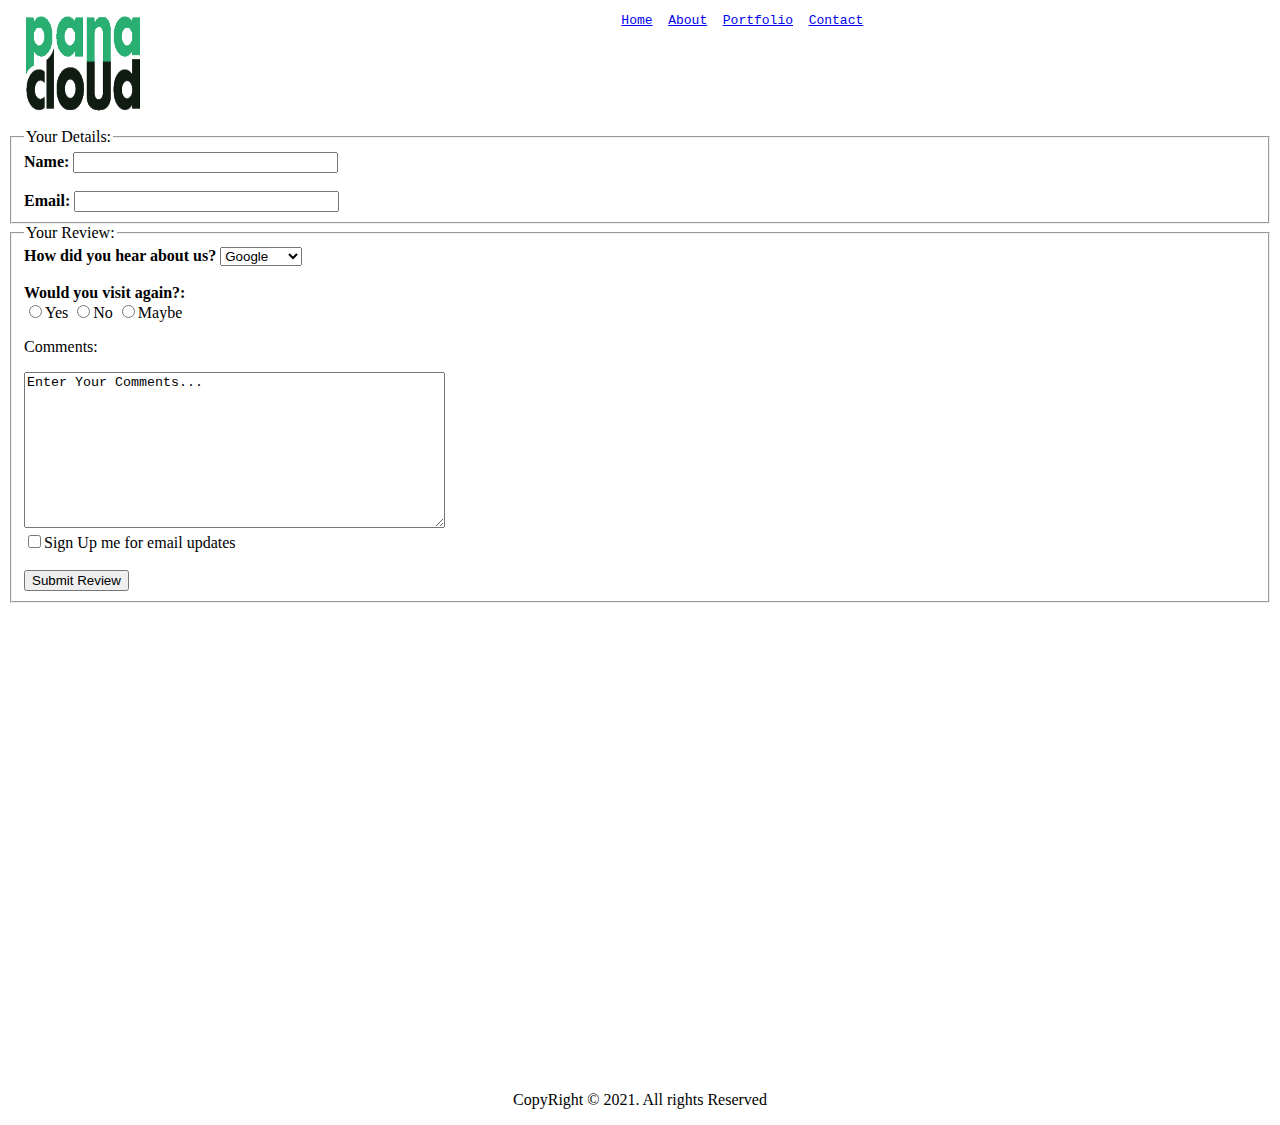
<file: final html project/contact.html>
<!DOCTYPE html>
<html lang="en">

<head>
    <meta charset="UTF-8">
    <meta name="viewport" content="width=device-width, initial-scale=1.0">
    <title>Contact</title>
</head>

<body>

    <div>
        <nav>
            <a href="#"><img src="pics/6.png" height="100" width="150" align="left"> </a>
            <pre align="middle">
        <a href="index.html">Home</a>  <a href="about.html">About</a>  <a href="portfolio.html">Portfolio</a>  <a href="contact.html">Contact</a> 
       </pre>

        </nav>
    </div>
    <br /><br /><br /><br />
    <div>
        <form>
            <fieldset>
                <legend>
                    Your Details:
                </legend>
                <label><strong>Name:</strong>

                    <input type="text" name="name" size="30" maxlength="30" />
                </label>
                <br />
                <br />
                <label><strong>Email:</strong>
                    <input type="email" name="email" size="30" maxlength="30" />
                </label>
            </fieldset>

            <fieldset>
                <legend>
                    Your Review:
                </legend>
                <label><strong>How did you hear about us?</strong>
                    <select name="social media">
                        <option value="Google">Google</option>
                        <option value="Facebook">Facebook</option>
                        <option value="Youtube">Youtube</option>
                        <option value="Instagram">Instagram</option>
                        <option value="Twitter">Twitter</option>
                    </select>

                </label>
                <br />
                <br />
                <label><strong>Would you visit again?:</strong>
                    <br />
                    <input type="radio" name="visit" value="yes" />Yes
                    <input type="radio" name="visit" value="no" />No
                    <input type="radio" name="visit" value="maybe" />Maybe
                </label>
                <br />

                <p>Comments:</p>
                <textarea name="comments" rows="10" cols="50">Enter Your Comments...
                </textarea>
                <br />
                <input type="checkbox" name="signup" value="signuUp" />Sign Up me for email updates
                <br /><br />
                <input type="submit" name="submit" value="Submit Review" />

            </fieldset>
        </form>
    </div>
    <br />
    <div align="center">
        <iframe
            src="https://www.google.com/maps/embed?pb=!1m18!1m12!1m3!1d53941.18674709434!2d74.32976461547274!3d32.3300058402885!2m3!1f0!2f0!3f0!3m2!1i1024!2i768!4f13.1!3m3!1m2!1s0x391edbaf7b7f8025%3A0xdf762e65d36172c0!2sDaska%2C%20Sialkot%2C%20Punjab%2C%20Pakistan!5e0!3m2!1sen!2s!4v1611132978460!5m2!1sen!2s"
            width="1000" height="450" frameborder="0" style="border:0;" allowfullscreen="" aria-hidden="false"
            tabindex="0"></iframe>
    </div>
    <div align="center">
        <p>
            CopyRight &copy; 2021. All rights Reserved
        </p>
    </div>

</body>

</html>
</file>
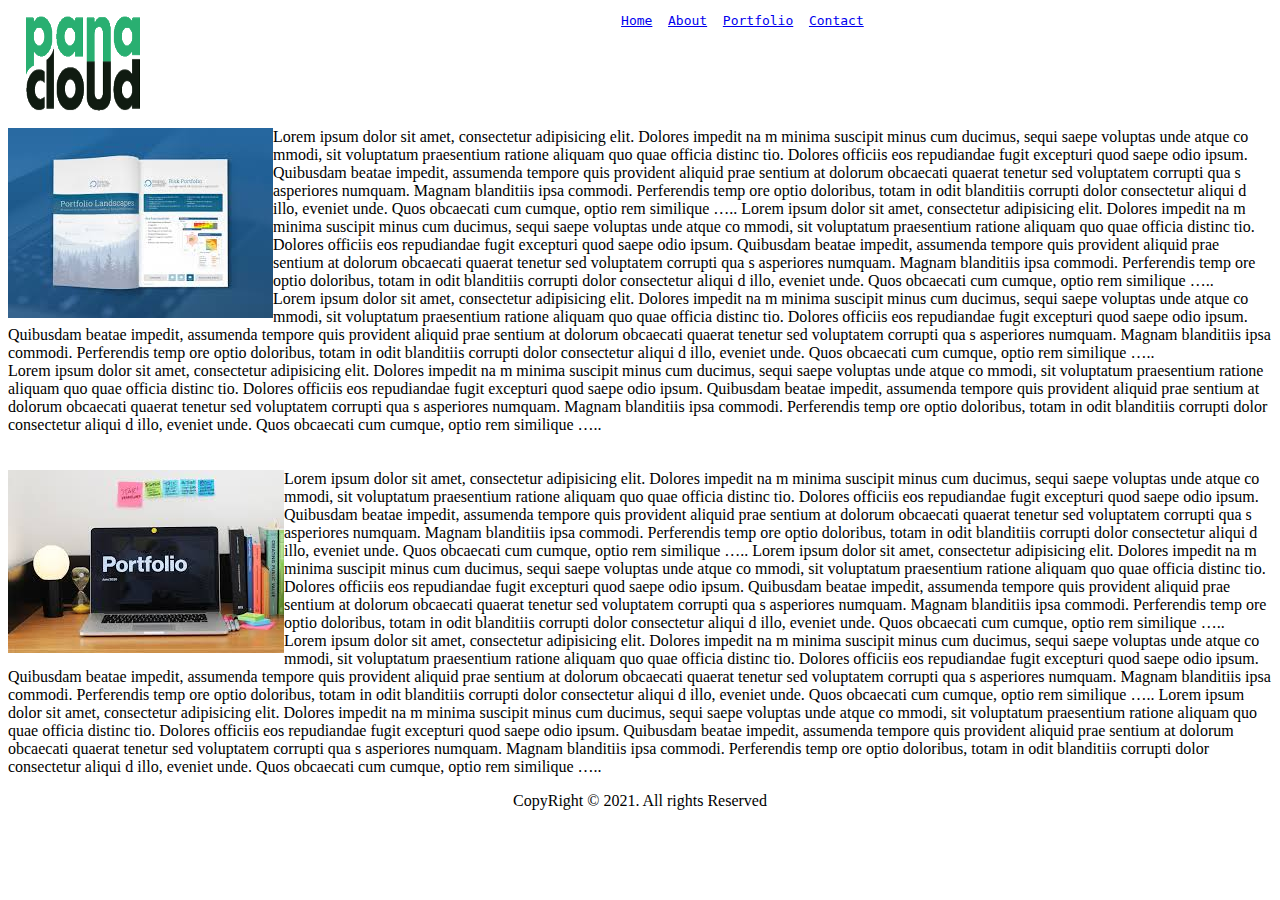
<file: final html project/portfolio.html>
<!DOCTYPE html>
<html lang="en">

<head>
    <meta charset="UTF-8">
    <meta name="viewport" content="width=device-width, initial-scale=1.0">
    <title>Portfolio</title>
</head>

<body>

    <div>
        <nav>
            <a href="#"><img src="pics/6.png" height="100" width="150" align="left"> </a>
            <pre align="middle">
        <a href="index.html">Home</a>  <a href="about.html">About</a>  <a href="portfolio.html">Portfolio</a>  <a href="contact.html">Contact</a> 
       </pre>

        </nav>
    </div>
    <br /><br /><br /><br />
   <div>
    <img src="pics/8.jpg" align="left">
    Lorem ipsum dolor sit amet, consectetur adipisicing elit. Dolores impedit na
    m minima suscipit minus cum ducimus, sequi saepe voluptas unde atque co
    mmodi, sit voluptatum praesentium ratione aliquam quo quae officia distinc
    tio. Dolores officiis eos repudiandae fugit excepturi quod saepe odio ipsum.
    Quibusdam beatae impedit, assumenda tempore quis provident aliquid prae
    sentium at dolorum obcaecati quaerat tenetur sed voluptatem corrupti qua
    s asperiores numquam. Magnam blanditiis ipsa commodi. Perferendis temp
    ore optio doloribus, totam in odit blanditiis corrupti dolor consectetur aliqui
    d illo, eveniet unde. Quos obcaecati cum cumque, optio rem similique …..
    Lorem ipsum dolor sit amet, consectetur adipisicing elit. Dolores impedit na
    m minima suscipit minus cum ducimus, sequi saepe voluptas unde atque co
    mmodi, sit voluptatum praesentium ratione aliquam quo quae officia distinc
    tio. Dolores officiis eos repudiandae fugit excepturi quod saepe odio ipsum.
    Quibusdam beatae impedit, assumenda tempore quis provident aliquid prae
    sentium at dolorum obcaecati quaerat tenetur sed voluptatem corrupti qua
    s asperiores numquam. Magnam blanditiis ipsa commodi. Perferendis temp
    ore optio doloribus, totam in odit blanditiis corrupti dolor consectetur aliqui
    d illo, eveniet unde. Quos obcaecati cum cumque, optio rem similique …..<br />
    Lorem ipsum dolor sit amet, consectetur adipisicing elit. Dolores impedit na
    m minima suscipit minus cum ducimus, sequi saepe voluptas unde atque co
    mmodi, sit voluptatum praesentium ratione aliquam quo quae officia distinc
    tio. Dolores officiis eos repudiandae fugit excepturi quod saepe odio ipsum.
    Quibusdam beatae impedit, assumenda tempore quis provident aliquid prae
    sentium at dolorum obcaecati quaerat tenetur sed voluptatem corrupti qua
    s asperiores numquam. Magnam blanditiis ipsa commodi. Perferendis temp
    ore optio doloribus, totam in odit blanditiis corrupti dolor consectetur aliqui
    d illo, eveniet unde. Quos obcaecati cum cumque, optio rem similique …..<br />
    Lorem ipsum dolor sit amet, consectetur adipisicing elit. Dolores impedit na
    m minima suscipit minus cum ducimus, sequi saepe voluptas unde atque co
    mmodi, sit voluptatum praesentium ratione aliquam quo quae officia distinc
    tio. Dolores officiis eos repudiandae fugit excepturi quod saepe odio ipsum.
    Quibusdam beatae impedit, assumenda tempore quis provident aliquid prae
    sentium at dolorum obcaecati quaerat tenetur sed voluptatem corrupti qua
    s asperiores numquam. Magnam blanditiis ipsa commodi. Perferendis temp
    ore optio doloribus, totam in odit blanditiis corrupti dolor consectetur aliqui
    d illo, eveniet unde. Quos obcaecati cum cumque, optio rem similique …..

    </div>
    <br /><br />
    <div>
        <img src="pics/9.jpg" align="left">
        Lorem ipsum dolor sit amet, consectetur adipisicing elit. Dolores impedit na
        m minima suscipit minus cum ducimus, sequi saepe voluptas unde atque co
        mmodi, sit voluptatum praesentium ratione aliquam quo quae officia distinc
        tio. Dolores officiis eos repudiandae fugit excepturi quod saepe odio ipsum.
        Quibusdam beatae impedit, assumenda tempore quis provident aliquid prae
        sentium at dolorum obcaecati quaerat tenetur sed voluptatem corrupti qua
        s asperiores numquam. Magnam blanditiis ipsa commodi. Perferendis temp
        ore optio doloribus, totam in odit blanditiis corrupti dolor consectetur aliqui
        d illo, eveniet unde. Quos obcaecati cum cumque, optio rem similique …..
        Lorem ipsum dolor sit amet, consectetur adipisicing elit. Dolores impedit na
        m minima suscipit minus cum ducimus, sequi saepe voluptas unde atque co
        mmodi, sit voluptatum praesentium ratione aliquam quo quae officia distinc
        tio. Dolores officiis eos repudiandae fugit excepturi quod saepe odio ipsum.
        Quibusdam beatae impedit, assumenda tempore quis provident aliquid prae
        sentium at dolorum obcaecati quaerat tenetur sed voluptatem corrupti qua
        s asperiores numquam. Magnam blanditiis ipsa commodi. Perferendis temp
        ore optio doloribus, totam in odit blanditiis corrupti dolor consectetur aliqui
        d illo, eveniet unde. Quos obcaecati cum cumque, optio rem similique …..<br />
        Lorem ipsum dolor sit amet, consectetur adipisicing elit. Dolores impedit na
        m minima suscipit minus cum ducimus, sequi saepe voluptas unde atque co
        mmodi, sit voluptatum praesentium ratione aliquam quo quae officia distinc
        tio. Dolores officiis eos repudiandae fugit excepturi quod saepe odio ipsum.
        Quibusdam beatae impedit, assumenda tempore quis provident aliquid prae
        sentium at dolorum obcaecati quaerat tenetur sed voluptatem corrupti qua
        s asperiores numquam. Magnam blanditiis ipsa commodi. Perferendis temp
        ore optio doloribus, totam in odit blanditiis corrupti dolor consectetur aliqui
        d illo, eveniet unde. Quos obcaecati cum cumque, optio rem similique …..
        Lorem ipsum dolor sit amet, consectetur adipisicing elit. Dolores impedit na
        m minima suscipit minus cum ducimus, sequi saepe voluptas unde atque co
        mmodi, sit voluptatum praesentium ratione aliquam quo quae officia distinc
        tio. Dolores officiis eos repudiandae fugit excepturi quod saepe odio ipsum.
        Quibusdam beatae impedit, assumenda tempore quis provident aliquid prae
        sentium at dolorum obcaecati quaerat tenetur sed voluptatem corrupti qua
        s asperiores numquam. Magnam blanditiis ipsa commodi. Perferendis temp
        ore optio doloribus, totam in odit blanditiis corrupti dolor consectetur aliqui
        d illo, eveniet unde. Quos obcaecati cum cumque, optio rem similique …..
    
        </div>

    <div align="center">
        <p>
            CopyRight &copy; 2021. All rights Reserved
        </p>
    </div>

</body>

</html>
</file>
